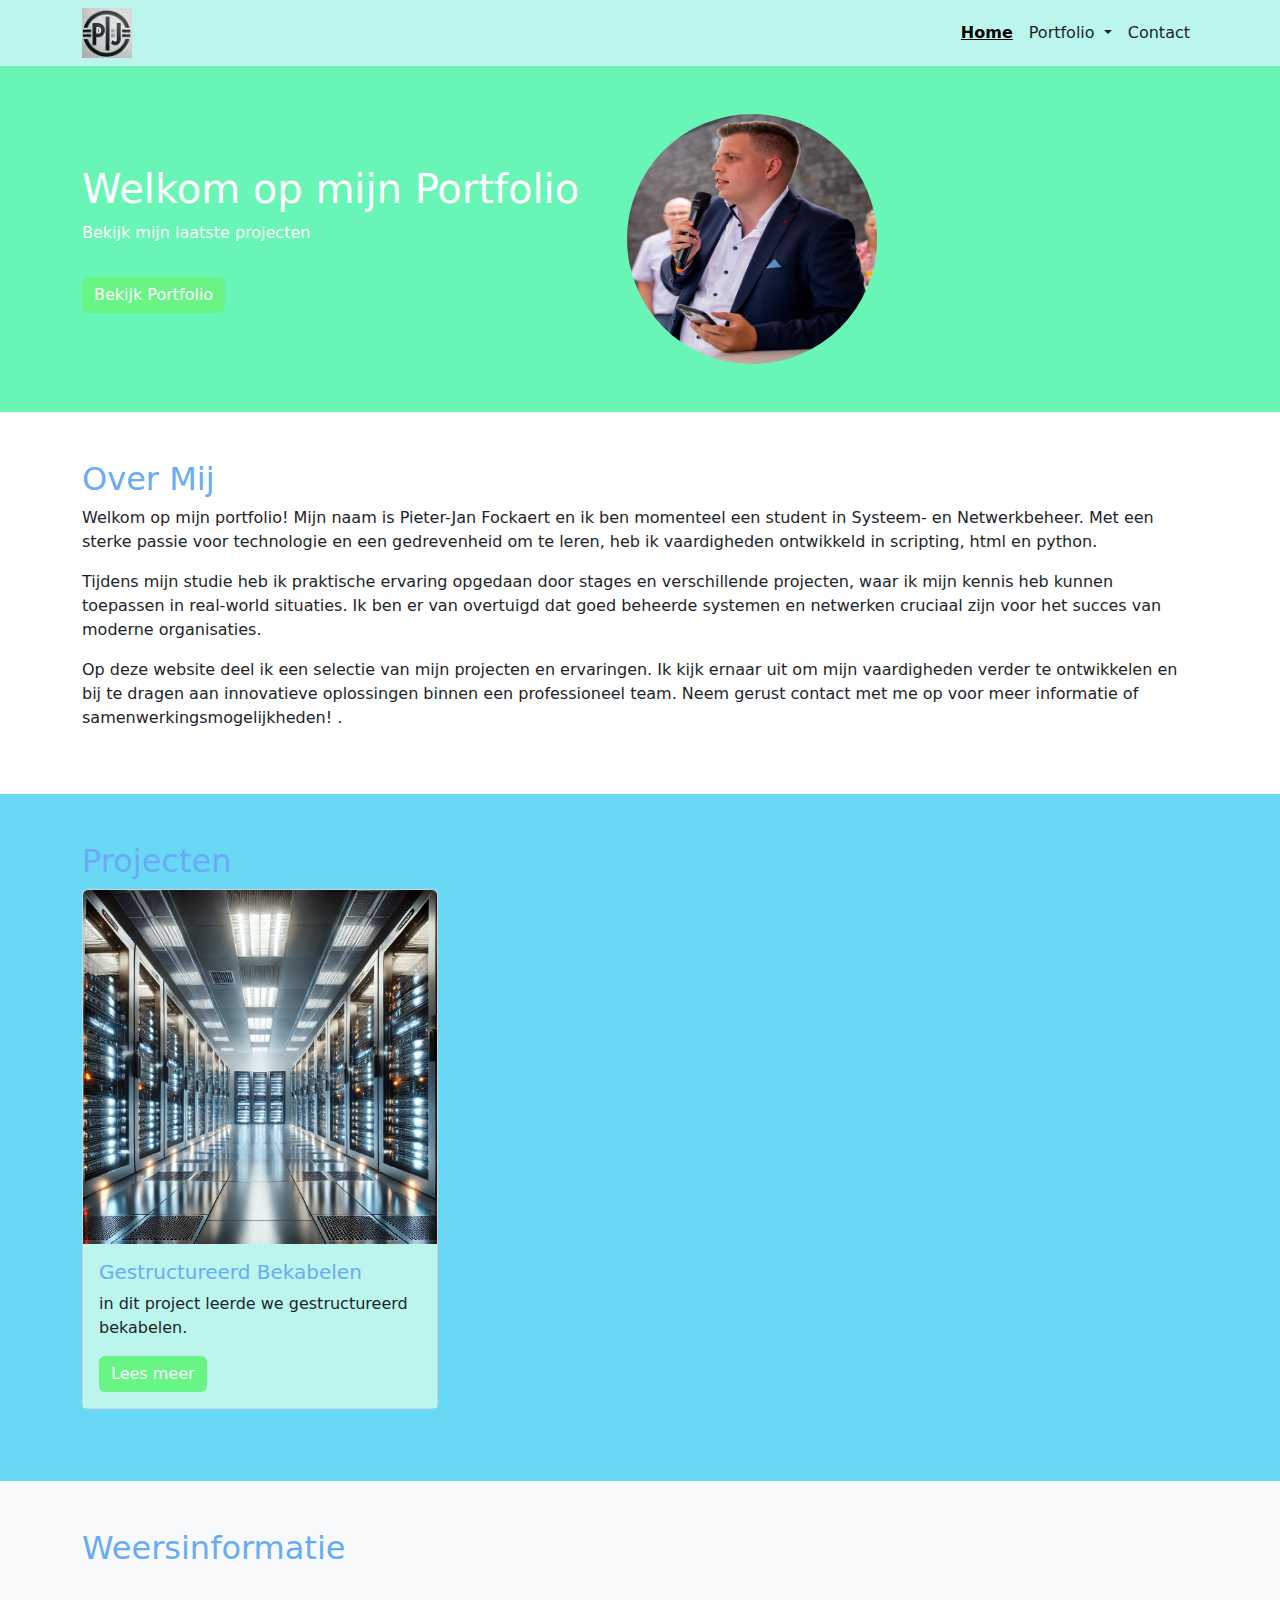
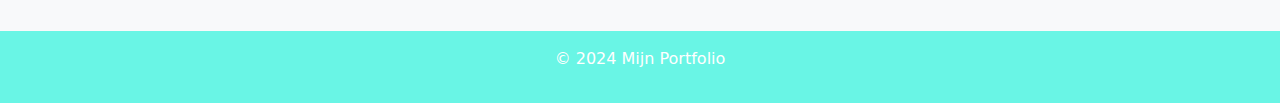
<file: index.html>
<!DOCTYPE html>
<html lang="en">
<head>
  <meta charset="UTF-8">
  <meta name="viewport" content="width=device-width, initial-scale=1.0">
  <title>Home</title>
  <link href="https://cdn.jsdelivr.net/npm/bootstrap@5.3.0/dist/css/bootstrap.min.css" rel="stylesheet"> 
  <link rel="stylesheet" href="style.css"> 
  <script src="buienradar.js"></script>
  <script src="active.js"></script>
</head>
<body>
  <nav class="navbar navbar-expand-lg navbar-light bg-soft-color">
    <div class="container">
      <a href="index.html">
        <img src="foto's/Business_Logo_PJ.png" alt="PJ Logo" width="50" height="50">
      </a>
      <button class="navbar-toggler" type="button" data-bs-toggle="collapse" data-bs-target="#navbarNav" aria-controls="navbarNav" aria-expanded="false" aria-label="Toggle navigation">
        <span class="navbar-toggler-icon"></span>
      </button>
      <div class="collapse navbar-collapse" id="navbarNav">
        <ul class="navbar-nav ms-auto">
          <li class="nav-item"><a class="nav-link text-highlight" href="index.html">Home</a></li>
          <li class="nav-item dropdown">
            <a class="nav-link dropdown-toggle text-highlight" href="portfolio.html" id="portfolioDropdown" role="button" data-bs-toggle="dropdown" aria-expanded="false">
              Portfolio
            </a>
            <ul class="dropdown-menu" aria-labelledby="portfolioDropdown">
              <li><a class="dropdown-item" href="project1.html">Gestructureerd Bekabelen</a></li>
              <li><a class="dropdown-item" href="project2.html">Netwerkmonitoring</a></li>
              <li><a class="dropdown-item" href="project3.html">Virtualisatie</a></li>
              <li><a class="dropdown-item" href="project4.html">Serverimplementatie</a></li>
              <li><a class="dropdown-item" href="project5.html">Beveiliging</a></li>
              <li><a class="dropdown-item" href="project6.html">Back-up & Herstel</a></li>
              <li><a class="dropdown-item" href="portfolio.html">Alle Projecten</a></li>
            </ul>
          </li>
          <li class="nav-item"><a class="nav-link text-highlight" href="contact.html">Contact</a></li>
        </ul>
      </div>
    </div>
  </nav>

  <section class="hero bg-primary-color text-white py-5">
    <div class="container d-flex align-items-center flex-column flex-md-row">
      <div class="text-center text-md-start me-md-5">
        <h1>Welkom op mijn Portfolio</h1>
        <p>Bekijk mijn laatste projecten</p>
        <a href="portfolio.html" class="btn btn-main mt-3">Bekijk Portfolio</a>
      </div>
      <div class="mt-4 mt-md-0">
        <img src="foto's/pieter-jan.jpg" alt="Mijn Foto" class="img-fluid rounded-circle" style="width: 250px; height: 250px;">
      </div>
    </div>
  </section>

  <section class="about py-5">
    <div class="container">
      <h2 class="text-highlight">Over Mij</h2>
      <p>Welkom op mijn portfolio! Mijn naam is Pieter-Jan Fockaert en ik ben momenteel een student in Systeem- en Netwerkbeheer. Met een sterke passie voor technologie en een gedrevenheid om te leren, heb ik vaardigheden ontwikkeld in scripting, html en python.
      </p>
      <p> Tijdens mijn studie heb ik praktische ervaring opgedaan door stages en verschillende projecten, waar ik mijn kennis heb kunnen toepassen in real-world situaties. Ik ben er van overtuigd dat goed beheerde systemen en netwerken cruciaal zijn voor het succes van moderne organisaties.
      </p>
      Op deze website deel ik een selectie van mijn projecten en ervaringen. Ik kijk ernaar uit om mijn vaardigheden verder te ontwikkelen en bij te dragen aan innovatieve oplossingen binnen een professioneel team.
      Neem gerust contact met me op voor meer informatie of samenwerkingsmogelijkheden!
      .</p>
    </div>
  </section>

  <section class="portfolio-preview py-5 bg-secondary-color">
    <div class="container">
      <h2 class="text-highlight">Projecten</h2>
      <div class="row">
        <div class="col-md-4 mb-4">
          <div class="card">
            <img src="foto's/project1.jpg" class="card-img-top" alt="Project 1">
            <div class="card-body bg-soft-color">
              <h5 class="card-title text-highlight">Gestructureerd Bekabelen</h5>
              <p class="card-text">in dit project leerde we gestructureerd bekabelen.</p>
              <a href="project1.html" class="btn btn-main">Lees meer</a>
            </div>
          </div>
        </div>
      </div>
    </div>
  </section>

  <section class="weather-info py-5 bg-light">
    <div class="container">
      <h2 class="text-highlight">Weersinformatie</h2>
      <ul id="weather" class="list-unstyled"></ul>
    </div>
  </section>
  
  <footer class="bg-accent-color text-white text-center py-3">
    <p>&copy; 2024 Mijn Portfolio</p>
  </footer>

  <script src="https://cdn.jsdelivr.net/npm/bootstrap@5.3.0/dist/js/bootstrap.bundle.min.js"></script>
</body>
</html>
</file>
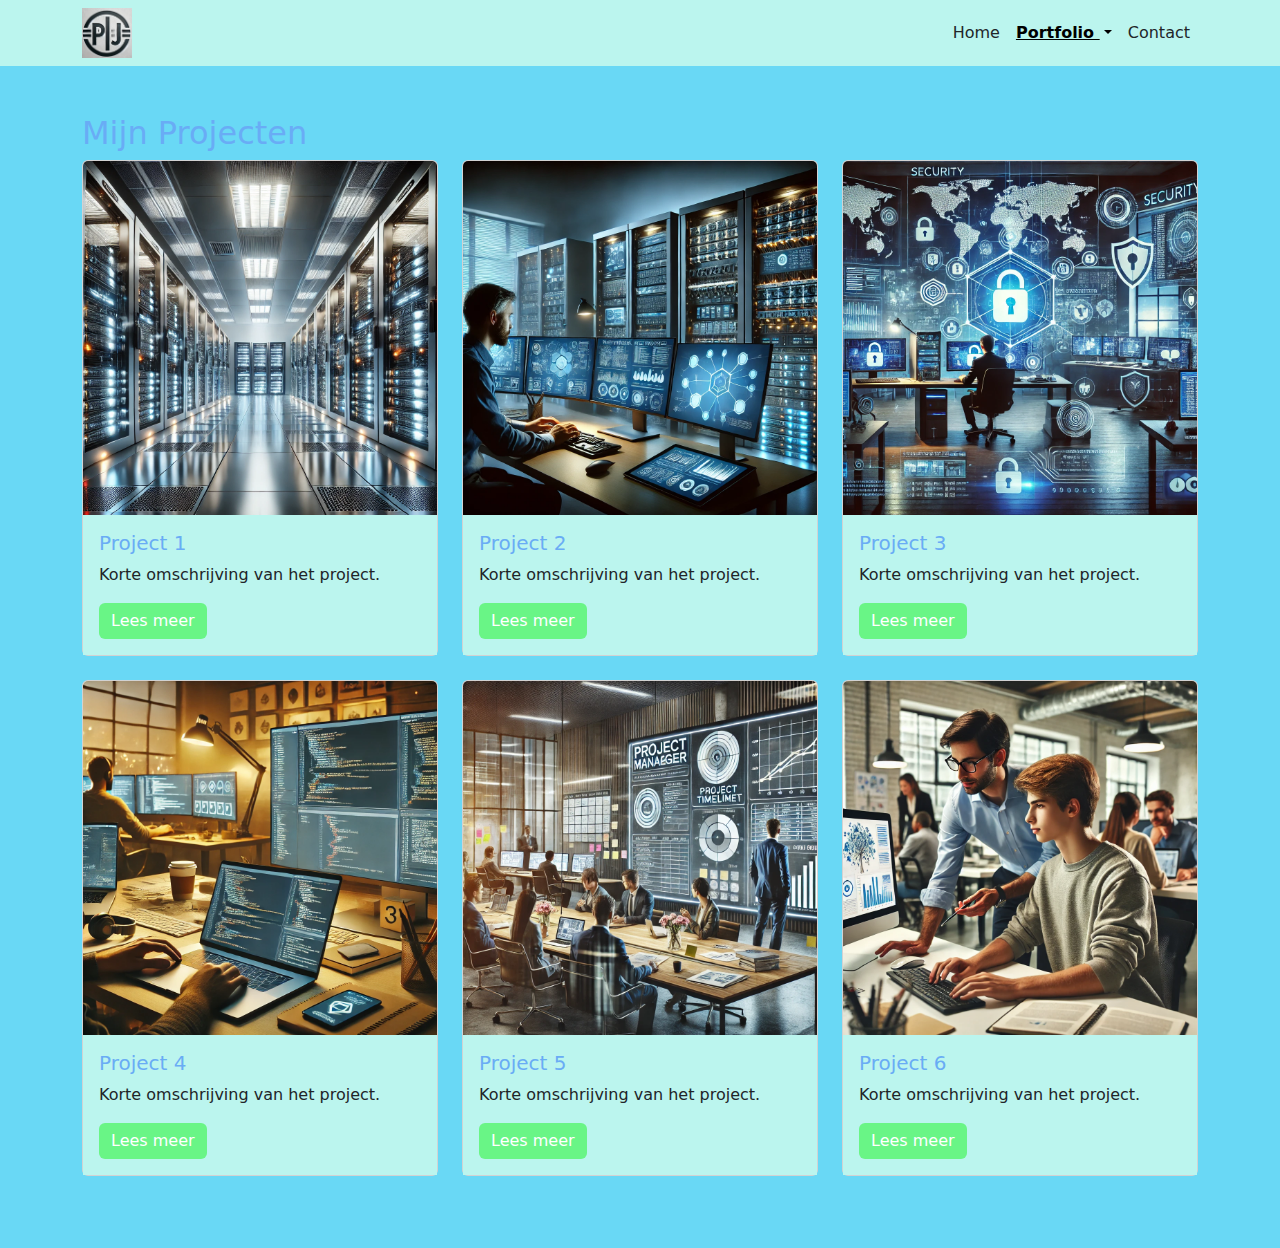
<file: portfolio.html>
<!DOCTYPE html>
<html lang="en">
<head>
  <meta charset="UTF-8">
  <meta name="viewport" content="width=device-width, initial-scale=1.0">
  <title>Portfolio</title>
  <link href="https://cdn.jsdelivr.net/npm/bootstrap@5.3.0/dist/css/bootstrap.min.css" rel="stylesheet">
  <link rel="stylesheet" href="style.css"> 
  <script src="active.js"></script>
</head>
<body>
  
  <nav class="navbar navbar-expand-lg navbar-light bg-soft-color">
    <div class="container">
      <a href="index.html">
        <img src="foto's/Business_Logo_PJ.png" alt="PJ Logo" width="50" height="50">
      </a>
      <button class="navbar-toggler" type="button" data-bs-toggle="collapse" data-bs-target="#navbarNav" aria-controls="navbarNav" aria-expanded="false" aria-label="Toggle navigation">
        <span class="navbar-toggler-icon"></span>
      </button>
      <div class="collapse navbar-collapse" id="navbarNav">
        <ul class="navbar-nav ms-auto">
          <li class="nav-item"><a class="nav-link text-highlight" href="index.html">Home</a></li>
          <li class="nav-item dropdown">
            <a class="nav-link dropdown-toggle text-highlight" href="portfolio.html" id="portfolioDropdown" role="button" data-bs-toggle="dropdown" aria-expanded="false">
              Portfolio
            </a>
            <ul class="dropdown-menu" aria-labelledby="portfolioDropdown">
              <li><a class="dropdown-item" href="project1.html">Gestructureerd Bekabelen</a></li>
              <li><a class="dropdown-item" href="project2.html">Netwerkmonitoring</a></li>
              <li><a class="dropdown-item" href="project3.html">Virtualisatie</a></li>
              <li><a class="dropdown-item" href="project4.html">Serverimplementatie</a></li>
              <li><a class="dropdown-item" href="project5.html">Beveiliging</a></li>
              <li><a class="dropdown-item" href="project6.html">Back-up & Herstel</a></li>
              <li><a class="dropdown-item" href="portfolio.html">Alle Projecten</a></li>
            </ul>
          </li>
          <li class="nav-item"><a class="nav-link text-highlight" href="contact.html">Contact</a></li>
        </ul>
      </div>
    </div>
  </nav>

  
  <section class="portfolio py-5 bg-secondary-color">
    <div class="container">
      <h2 class="text-highlight">Mijn Projecten</h2>
      <div class="row">
        
        <div class="col-md-4 mb-4">
          <div class="card">
            <img src="foto's/project1.jpg" class="card-img-top" alt="Project 1">
            <div class="card-body bg-soft-color">
              <h5 class="card-title text-highlight">Project 1</h5>
              <p class="card-text">Korte omschrijving van het project.</p>
              <a href="project1.html" class="btn btn-main">Lees meer</a>
            </div>
          </div>
        </div>
        
       
        <div class="col-md-4 mb-4">
          <div class="card">
            <img src="foto's/project2.jpg" class="card-img-top" alt="Project2">
            <div class="card-body bg-soft-color">
              <h5 class="card-title text-highlight">Project 2</h5>
              <p class="card-text">Korte omschrijving van het project.</p>
              <a href="project2.html" class="btn btn-main">Lees meer</a>
            </div>
          </div>
        </div>

        
        <div class="col-md-4 mb-4">
          <div class="card">
            <img src="foto's/project3.jpg" class="card-img-top" alt="Project 3">
            <div class="card-body bg-soft-color">
              <h5 class="card-title text-highlight">Project 3</h5>
              <p class="card-text">Korte omschrijving van het project.</p>
              <a href="project3.html" class="btn btn-main">Lees meer</a>
            </div>
          </div>
        </div>

        
        <div class="col-md-4 mb-4">
          <div class="card">
            <img src="foto's/project4.jpg" class="card-img-top" alt="Project 4">
            <div class="card-body bg-soft-color">
              <h5 class="card-title text-highlight">Project 4</h5>
              <p class="card-text">Korte omschrijving van het project.</p>
              <a href="project4.html" class="btn btn-main">Lees meer</a>
            </div>
          </div>
        </div>

       
        <div class="col-md-4 mb-4">
          <div class="card">
            <img src="foto's/project5.jpg" class="card-img-top" alt="Project 5">
            <div class="card-body bg-soft-color">
              <h5 class="card-title text-highlight">Project 5</h5>
              <p class="card-text">Korte omschrijving van het project.</p>
              <a href="project5.html" class="btn btn-main">Lees meer</a>
            </div>
          </div>
        </div>

      
        <div class="col-md-4 mb-4">
          <div class="card">
            <img src="foto's/project6.jpg" class="card-img-top" alt="foto's/Project 6">
            <div class="card-body bg-soft-color">
              <h5 class="card-title text-highlight">Project 6</h5>
              <p class="card-text">Korte omschrijving van het project.</p>
              <a href="project6.html" class="btn btn-main">Lees meer</a>
            </div>
          </div>
        </div>  
      </div>
    </div>
  </section>

  <script src="https://cdn.jsdelivr.net/npm/bootstrap@5.3.0/dist/js/bootstrap.bundle.min.js"></script>
</body>
</html>
</file>
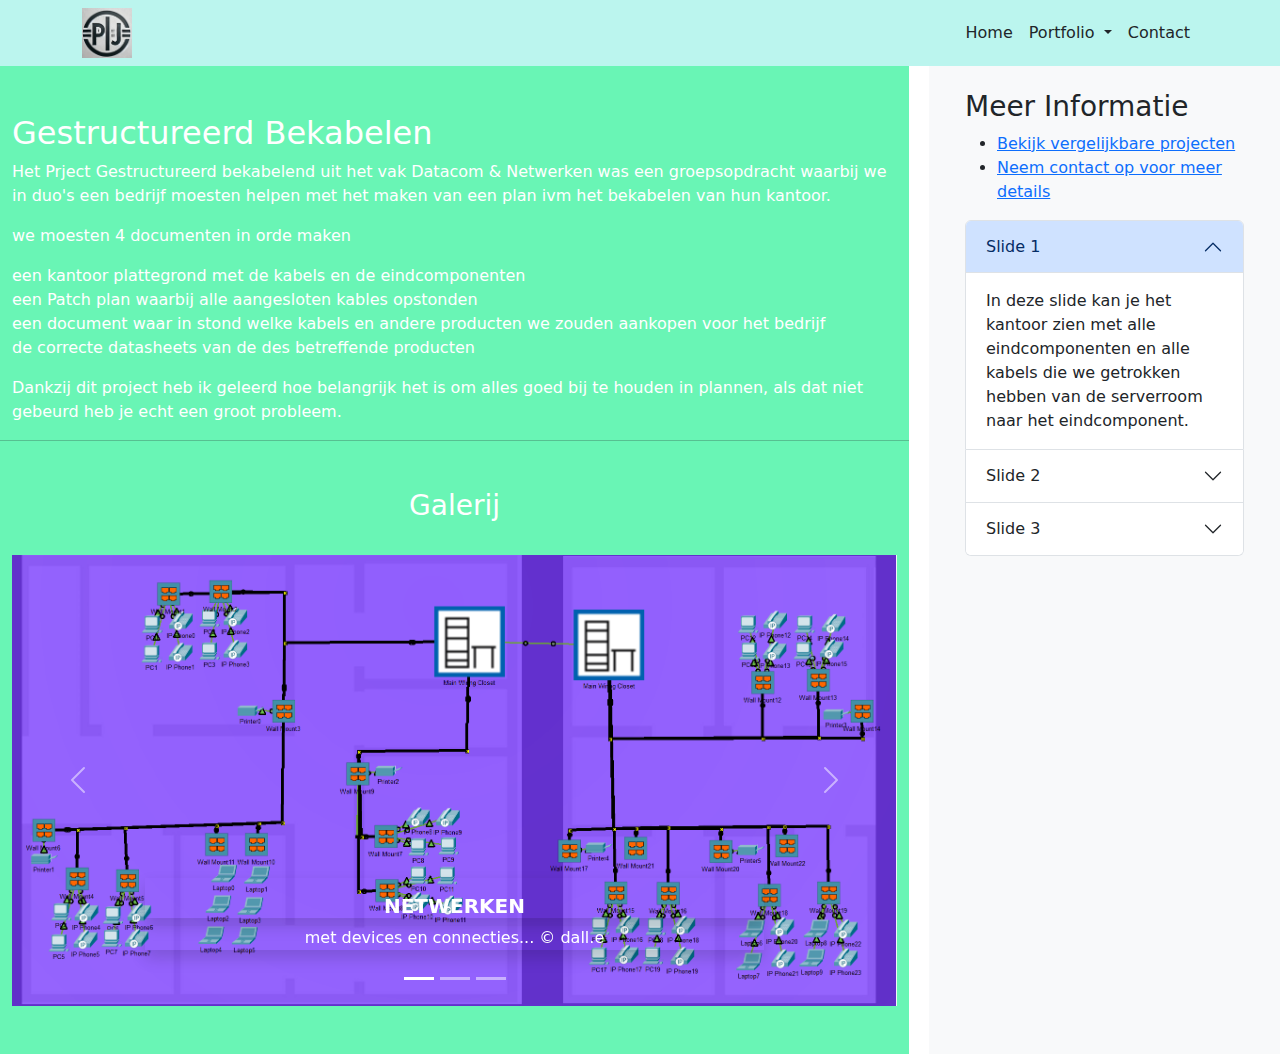
<file: project1.html>
<!DOCTYPE html>
<html lang="en">
<head>
  <meta charset="UTF-8">
  <meta name="viewport" content="width=device-width, initial-scale=1.0">
  <title>Project Detail</title>
  <link href="https://cdn.jsdelivr.net/npm/bootstrap@5.3.0/dist/css/bootstrap.min.css" rel="stylesheet">
  <link rel="stylesheet" href="style.css">
  <style>
  </style>
</head>
<body>
  <nav class="navbar navbar-expand-lg navbar-light bg-soft-color">
    <div class="container">
      <a href="index.html">
        <img src="foto's/Business_Logo_PJ.png" alt="PJ Logo" width="50" height="50">
      </a>
      <button class="navbar-toggler" type="button" data-bs-toggle="collapse" data-bs-target="#navbarNav" aria-controls="navbarNav" aria-expanded="false" aria-label="Toggle navigation">
        <span class="navbar-toggler-icon"></span>
      </button>
      <div class="collapse navbar-collapse" id="navbarNav">
        <ul class="navbar-nav ms-auto">
          <li class="nav-item"><a class="nav-link text-highlight" href="index.html">Home</a></li>
          <li class="nav-item dropdown">
            <a class="nav-link dropdown-toggle text-highlight" href="portfolio.html" id="portfolioDropdown" role="button" data-bs-toggle="dropdown" aria-expanded="false">
              Portfolio
            </a>
            <ul class="dropdown-menu" aria-labelledby="portfolioDropdown">
              <li><a class="dropdown-item" href="project1.html">Gestructureerd Bekabelen</a></li>
              <li><a class="dropdown-item" href="project2.html">Netwerkmonitoring</a></li>
              <li><a class="dropdown-item" href="project3.html">Virtualisatie</a></li>
              <li><a class="dropdown-item" href="project4.html">Serverimplementatie</a></li>
              <li><a class="dropdown-item" href="project5.html">Beveiliging</a></li>
              <li><a class="dropdown-item" href="project6.html">Back-up & Herstel</a></li>
              <li><a class="dropdown-item" href="portfolio.html">Alle Projecten</a></li>
            </ul>
          </li>
          <li class="nav-item"><a class="nav-link text-highlight" href="contact.html">Contact</a></li>
        </ul>
      </div>
    </div>
  </nav>

  <div class="content-wrapper">
    <main class="project-detail py-5 bg-primary-color">
      <div class="container text-white">
        <h2>Gestructureerd Bekabelen</h2>
        <p>
          Het Prject Gestructureerd bekabelend uit het vak Datacom & Netwerken was een groepsopdracht waarbij we in duo's een bedrijf moesten helpen met het maken van een plan ivm het bekabelen van hun kantoor.

        </p>
        <p> we moesten 4 documenten in orde maken 
          <li> een kantoor plattegrond met de kabels en de eindcomponenten</li>
          <li> een Patch plan waarbij alle aangesloten kables opstonden </li>
          <li> een document waar in stond welke kabels en andere producten we zouden aankopen voor het bedrijf</li>
          <li> de correcte datasheets van de des betreffende producten</li>
        </p>
        <p>
        Dankzij dit project heb ik geleerd hoe belangrijk het is om alles goed bij te houden in plannen, als dat niet gebeurd heb je echt een groot probleem.    </p>
      </div>
      <hr class="mb-3 p-3">

      <section id="slider" class="container">
        <div class="row">
          <!-- Tekst boven de carousel -->
          <div class="col-12 mb-4">
            <h3 class="text-center text-white">Galerij</h3>
          </div>

          <!-- Carousel -->
          <div class="col-12">
            <div id="carouselExampleIndicators" class="carousel slide" data-bs-ride="carousel">
              <div class="carousel-indicators">
                <button type="button" data-bs-target="#carouselExampleIndicators" data-bs-slide-to="0" class="active" aria-current="true" aria-label="Slide 1"></button>
                <button type="button" data-bs-target="#carouselExampleIndicators" data-bs-slide-to="1" aria-label="Slide 2"></button>
                <button type="button" data-bs-target="#carouselExampleIndicators" data-bs-slide-to="2" aria-label="Slide 3"></button>
              </div>
              <div class="carousel-inner">
                <div class="carousel-item active">
                  <img src="foto's/project1/hele ruimte.png" class="d-block w-100" alt="...">
                  <div class="carousel-caption d-none d-sm-block">
                    <h4 class="text-uppercase fs-5 fw-bolder pt-3 shadow">Netwerken</h4>
                    <p class="shadow">met devices en connecties... © dall.e</p>
                  </div>
                </div>
                <div class="carousel-item">
                  <img src="foto's/project1/serverroom 1.png" class="d-block w-100" alt="...">
                  <div class="carousel-caption d-none d-sm-block">
                    <h4 class="text-uppercase fs-5 fw-bolder pt-3 shadow">... en IOT</h4>
                    <p class="shadow">met internet én studenten... © dall.e</p>
                  </div>
                </div>
                <div class="carousel-item">
                  <img src="foto's/project1/serverroom 2.png" class="d-block w-50" alt="...">
                  <div class="carousel-caption d-none d-sm-block">
                    <h4 class="text-uppercase fs-5 fw-bolder pt-3 shadow">Een ideale combo!</h4>
                    <p class="shadow">© dall.e</p>
                  </div>
                </div>
              </div>
              <button class="carousel-control-prev" type="button" data-bs-target="#carouselExampleIndicators" data-bs-slide="prev">
                <span class="carousel-control-prev-icon" aria-hidden="true"></span>
                <span class="visually-hidden">Previous</span>
              </button>
              <button class="carousel-control-next" type="button" data-bs-target="#carouselExampleIndicators" data-bs-slide="next">
                <span class="carousel-control-next-icon" aria-hidden="true"></span>
                <span class="visually-hidden">Next</span>
              </button>
            </div>
          </div>
        </div>
      </section>
    </main>

    <aside class="bg-light p-4">
      <div class="container">
        <h3>Meer Informatie</h3>
        <ul>
          <li><a href="portfolio.html.html">Bekijk vergelijkbare projecten</a></li>
          <li><a href="contact.html">Neem contact op voor meer details</a></li>
        </ul>
        <div class="accordion" id="accordionExample">
          <div class="accordion-item">
            <h2 class="accordion-header" id="headingOne">
              <button class="accordion-button" type="button" data-bs-toggle="collapse" data-bs-target="#collapseOne" aria-expanded="true" aria-controls="collapseOne">
                Slide 1
              </button>
            </h2>
            <div id="collapseOne" class="accordion-collapse collapse show" aria-labelledby="headingOne" data-bs-parent="#accordionExample">
              <div class="accordion-body">
                In deze slide kan je het kantoor zien met alle eindcomponenten en alle kabels die we getrokken hebben van de serverroom naar het eindcomponent.
              </div>
            </div>
          </div>
          <div class="accordion-item">
            <h2 class="accordion-header" id="headingTwo">
              <button class="accordion-button collapsed" type="button" data-bs-toggle="collapse" data-bs-target="#collapseTwo" aria-expanded="false" aria-controls="collapseTwo">
                Slide 2
              </button>
            </h2>
            <div id="collapseTwo" class="accordion-collapse collapse" aria-labelledby="headingTwo" data-bs-parent="#accordionExample">
              <div class="accordion-body">
                Hier zien we de inhoud van onze eerste serverroom met daarin:
                <table class="table table-bordered mt-3">
                  <thead>
                    <tr>
                      <th>Component</th>
                      <th>Aantal</th>
                      <th>Status</th>
                    </tr>
                  </thead>
                  <tbody>
                    <tr>
                      <td>Switches</td>
                      <td>2</td>
                      <td>Operationeel</td>
                    </tr>
                    <tr>
                      <td>Patch Panels</td>
                      <td>1</td>
                      <td>Geïnstalleerd</td>
                    </tr>
                    <tr>
                      <td>Access Points</td>
                      <td>1</td>
                      <td>In gebruik</td>
                    </tr>
                  </tbody>
                </table>
              </div>
            </div>
          </div>
          <div class="accordion-item">
            <h2 class="accordion-header" id="headingThree">
              <button class="accordion-button collapsed" type="button" data-bs-toggle="collapse" data-bs-target="#collapseThree" aria-expanded="false" aria-controls="collapseThree">
                Slide 3
              </button>
            </h2>
            <div id="collapseThree" class="accordion-collapse collapse" aria-labelledby="headingThree" data-bs-parent="#accordionExample">
              <div class="accordion-body">
                Dit is de inhoud van de derde slide, waarin we de netwerkstatistieken weergeven:
                <table class="table table-striped mt-3">
                  <thead>
                    <tr>
                      <th>Netwerknaam</th>
                      <th>IP Range</th>
                      <th>Gebruik</th>
                    </tr>
                  </thead>
                  <tbody>
                    <tr>
                      <td>Bedrijfsnetwerk</td>
                      <td>192.168.0.0/24</td>
                      <td>75%</td>
                    </tr>
                    <tr>
                      <td>Gastnetwerk</td>
                      <td>192.168.1.0/24</td>
                      <td>20%</td>
                    </tr>
                    <tr>
                      <td>Beveiligingsnetwerk</td>
                      <td>192.168.2.0/24</td>
                      <td>50%</td>
                    </tr>
                  </tbody>
                </table>
              </div>
            </div>
          </div>
        </div>
        
            </div>
          </div>
        </div>
      </div>
    </aside>
  </div>

  <script src="https://cdn.jsdelivr.net/npm/bootstrap@5.3.0/dist/js/bootstrap.bundle.min.js"></script>
</body>
</html>
</file>
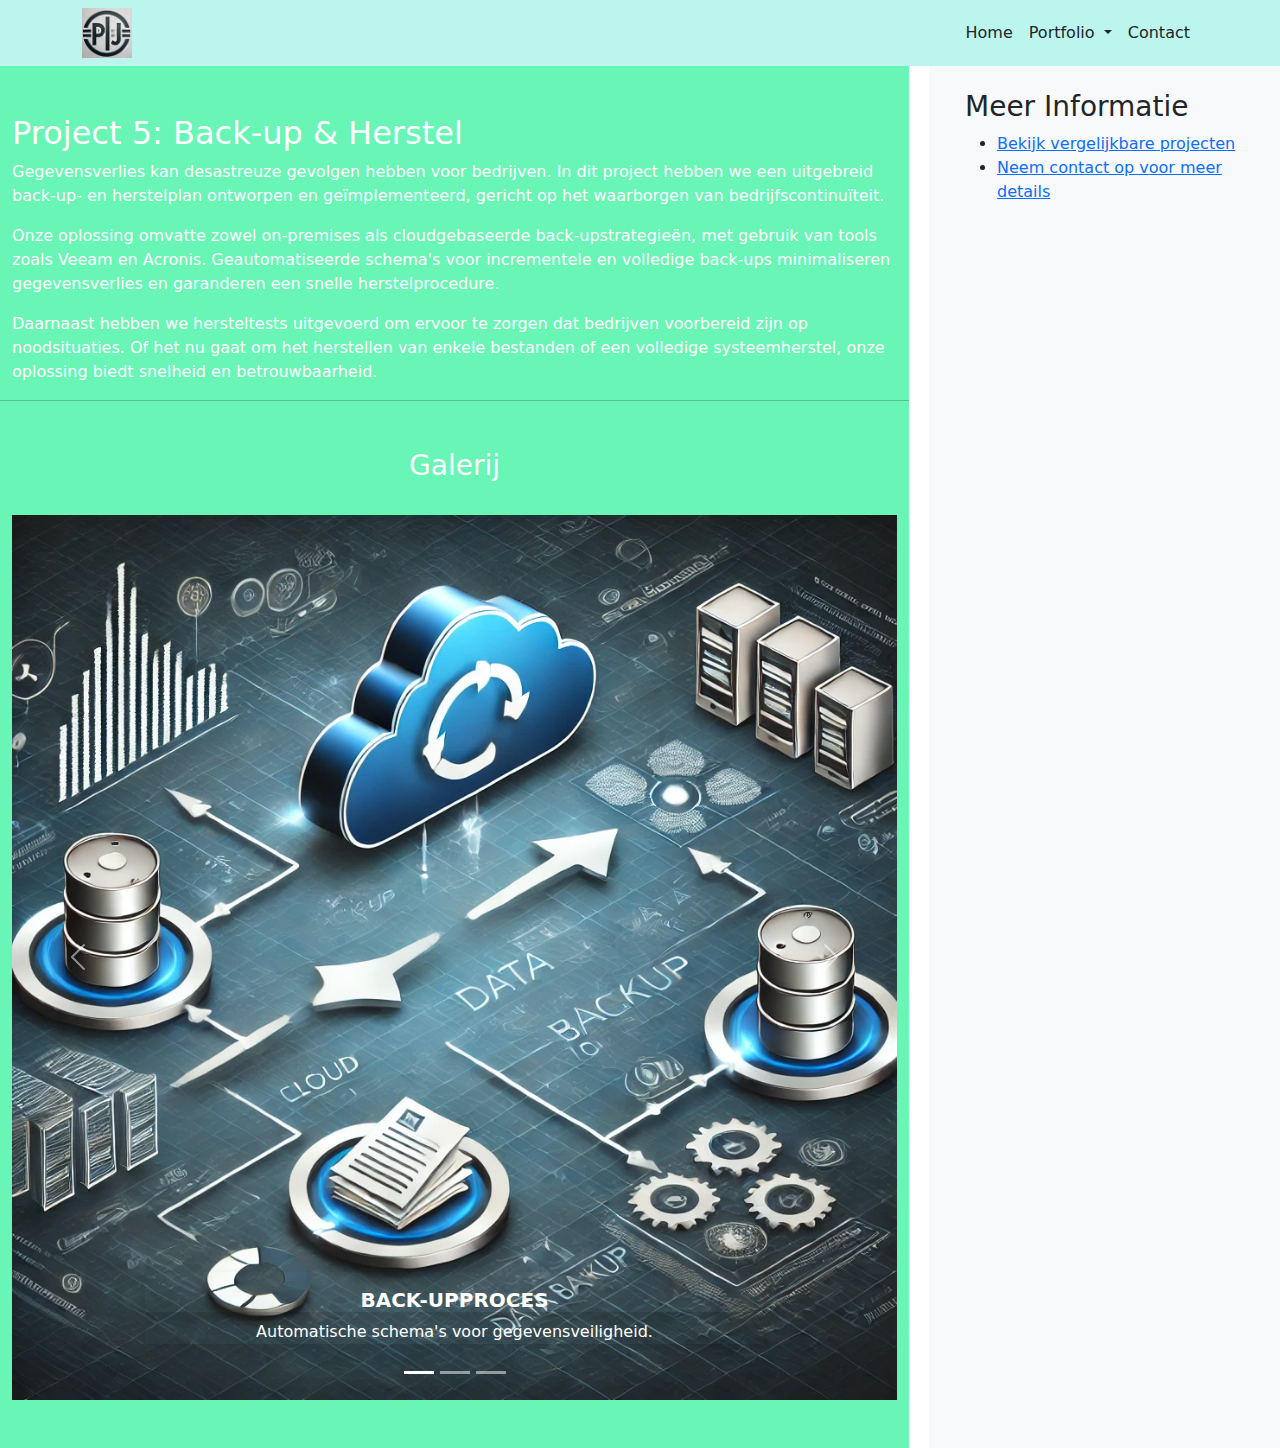
<file: project6.html>
<!DOCTYPE html>
<html lang="en">
<head>
  <meta charset="UTF-8">
  <meta name="viewport" content="width=device-width, initial-scale=1.0">
  <title>Project 5: Back-up & Herstel</title>
  <link href="https://cdn.jsdelivr.net/npm/bootstrap@5.3.0/dist/css/bootstrap.min.css" rel="stylesheet">
  <link rel="stylesheet" href="style.css">
</head>
<body>
  <nav class="navbar navbar-expand-lg navbar-light bg-soft-color">
    <div class="container">
      <a href="index.html">
        <img src="foto's/Business_Logo_PJ.png" alt="PJ Logo" width="50" height="50">
      </a>
      <button class="navbar-toggler" type="button" data-bs-toggle="collapse" data-bs-target="#navbarNav" aria-controls="navbarNav" aria-expanded="false" aria-label="Toggle navigation">
        <span class="navbar-toggler-icon"></span>
      </button>
      <div class="collapse navbar-collapse" id="navbarNav">
        <ul class="navbar-nav ms-auto">
          <li class="nav-item"><a class="nav-link text-highlight" href="index.html">Home</a></li>
          <li class="nav-item dropdown">
            <a class="nav-link dropdown-toggle text-highlight" href="portfolio.html" id="portfolioDropdown" role="button" data-bs-toggle="dropdown" aria-expanded="false">
              Portfolio
            </a>
            <ul class="dropdown-menu" aria-labelledby="portfolioDropdown">
              <li><a class="dropdown-item" href="project1.html">Gestructureerd Bekabelen</a></li>
              <li><a class="dropdown-item" href="project2.html">Netwerkmonitoring</a></li>
              <li><a class="dropdown-item" href="project3.html">Virtualisatie</a></li>
              <li><a class="dropdown-item" href="project4.html">Serverimplementatie</a></li>
              <li><a class="dropdown-item" href="project5.html">Beveiliging</a></li>
              <li><a class="dropdown-item" href="project6.html">Back-up & Herstel</a></li>
              <li><a class="dropdown-item" href="portfolio.html">Alle Projecten</a></li>
            </ul>
          </li>
          <li class="nav-item"><a class="nav-link text-highlight" href="contact.html">Contact</a></li>
        </ul>
      </div>
    </div>
  </nav>

  <div class="content-wrapper">
    <main class="project-detail py-5 bg-primary-color">
      <div class="container text-white">
        <h2>Project 5: Back-up & Herstel</h2>
        <p>
          Gegevensverlies kan desastreuze gevolgen hebben voor bedrijven. In dit project hebben we een uitgebreid back-up- en herstelplan ontworpen en geïmplementeerd, gericht op het waarborgen van bedrijfscontinuïteit.
        </p>
        <p>
          Onze oplossing omvatte zowel on-premises als cloudgebaseerde back-upstrategieën, met gebruik van tools zoals Veeam en Acronis. Geautomatiseerde schema's voor incrementele en volledige back-ups minimaliseren gegevensverlies en garanderen een snelle herstelprocedure.
        </p>
        <p>
          Daarnaast hebben we hersteltests uitgevoerd om ervoor te zorgen dat bedrijven voorbereid zijn op noodsituaties. Of het nu gaat om het herstellen van enkele bestanden of een volledige systeemherstel, onze oplossing biedt snelheid en betrouwbaarheid.
        </p>
      </div>
      <hr class="mb-3 p-3">

      <section id="slider" class="container">
        <div class="row">
          <!-- Tekst boven de carousel -->
          <div class="col-12 mb-4">
            <h3 class="text-center text-white">Galerij</h3>
          </div>

          <!-- Carousel -->
          <div class="col-12">
            <div id="carouselExampleIndicators" class="carousel slide" data-bs-ride="carousel">
              <div class="carousel-indicators">
                <button type="button" data-bs-target="#carouselExampleIndicators" data-bs-slide-to="0" class="active" aria-current="true" aria-label="Slide 1"></button>
                <button type="button" data-bs-target="#carouselExampleIndicators" data-bs-slide-to="1" aria-label="Slide 2"></button>
                <button type="button" data-bs-target="#carouselExampleIndicators" data-bs-slide-to="2" aria-label="Slide 3"></button>
              </div>
              <div class="carousel-inner">
                <div class="carousel-item active">
                  <img src="foto's/projecten/back up en herstel 2.webp" class="d-block w-100" alt="Back-upproces">
                  <div class="carousel-caption d-none d-sm-block">
                    <h4 class="text-uppercase fs-5 fw-bolder pt-3 shadow">Back-upproces</h4>
                    <p class="shadow">Automatische schema's voor gegevensveiligheid.</p>
                  </div>
                </div>
                <div class="carousel-item">
                  <img src="foto's/projecten/backup en herstel1.webp" class="d-block w-100" alt="Cloudgebaseerde back-up">
                  <div class="carousel-caption d-none d-sm-block">
                    <h4 class="text-uppercase fs-5 fw-bolder pt-3 shadow">Cloudgebaseerde Back-up</h4>
                    <p class="shadow">Veilige opslag buiten kantoorlocaties.</p>
                  </div>
                </div>
              </div>
              <button class="carousel-control-prev" type="button" data-bs-target="#carouselExampleIndicators" data-bs-slide="prev">
                <span class="carousel-control-prev-icon" aria-hidden="true"></span>
                <span class="visually-hidden">Previous</span>
              </button>
              <button class="carousel-control-next" type="button" data-bs-target="#carouselExampleIndicators" data-bs-slide="next">
                <span class="carousel-control-next-icon" aria-hidden="true"></span>
                <span class="visually-hidden">Next</span>
              </button>
            </div>
          </div>
        </div>
      </section>
    </main>

    <aside class="bg-light p-4">
      <div class="container">
        <h3>Meer Informatie</h3>
        <ul>
          <li><a href="portfolio.html">Bekijk vergelijkbare projecten</a></li>
          <li><a href="contact.html">Neem contact op voor meer details</a></li>
        </ul>
      </div>
    </aside>
  </div>

  <script src="https://cdn.jsdelivr.net/npm/bootstrap@5.3.0/dist/js/bootstrap.bundle.min.js"></script>
</body>
</html>
</file>
<file: style.css>
.bg-primary-color { background-color: #69F5B5; }
.bg-secondary-color { background-color: #69D8F5; }
.bg-accent-color { background-color: #69F5E5; }
.bg-soft-color { background-color: #BBF5EE; }
.text-highlight { color: #69ACF5; }

.btn-main {
  background-color: #69F586;
  color: white;
  border: none;
}

.btn-main:hover {
  background-color: #69F5B5;
}
.nav-link {
  font-weight: normal;
  color: inherit;
  text-decoration: none;
}

.nav-link.active {
  font-weight: bold;
  text-decoration: underline;
}
.content-wrapper {
  display: flex;
  flex-wrap: wrap;
  gap: 20px;
}
main {
  flex: 3;
}
aside {
  flex: 1;
}
</file>
